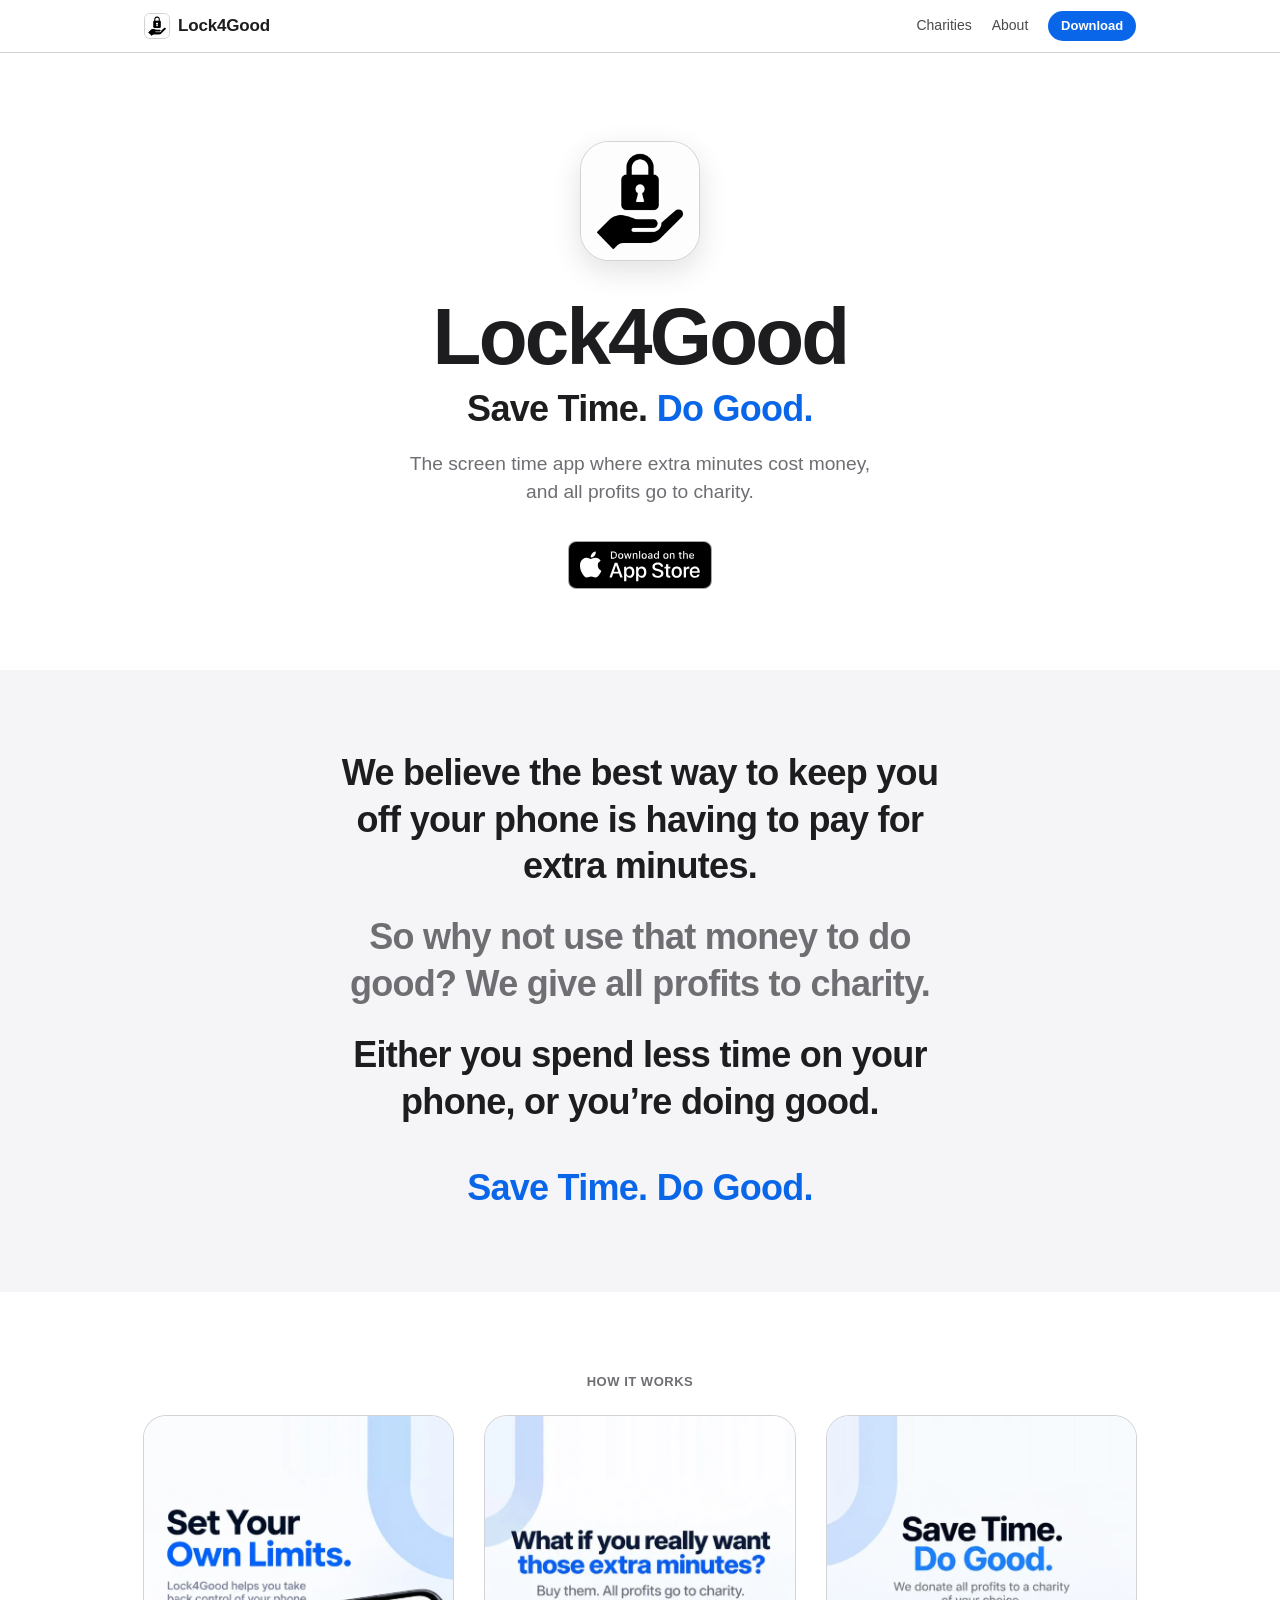
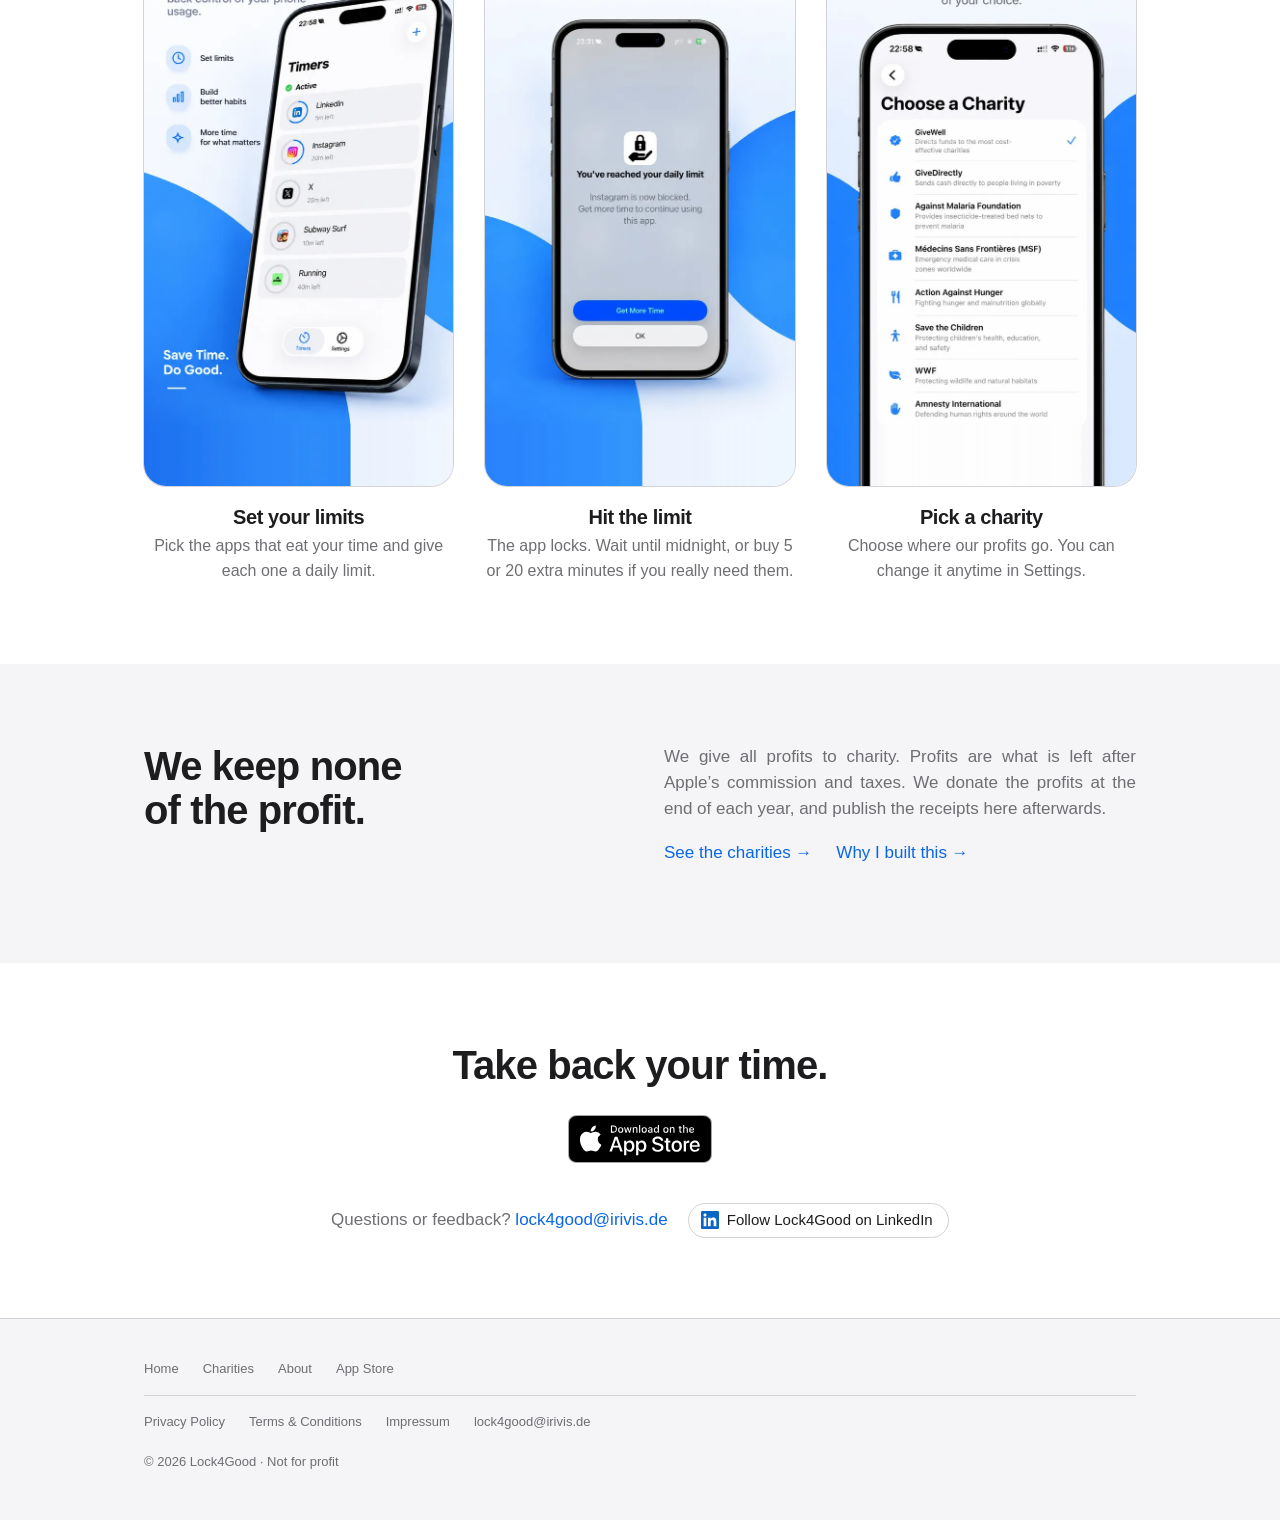
<file: index.html>
<!DOCTYPE html>
<html lang="en">
<meta charset="utf-8">
<meta name="viewport" content="width=device-width, initial-scale=1">
<title>Lock4Good — Save Time. Do Good.</title>
<meta name="description" content="Lock4Good is an iOS screen time app. Set your own daily limits on the apps that take your time — and every profit we make from unlocking extra time is donated to a charity you choose.">

<link rel="icon" href="apple-touch-icon.png">
<link rel="apple-touch-icon" href="apple-touch-icon.png">
<link rel="stylesheet" href="styles.css?v=2">

<meta property="og:type" content="website">
<meta property="og:url" content="https://d0d00.github.io/lock4good-web/">
<meta property="og:title" content="Lock4Good — Save Time. Do Good.">
<meta property="og:description" content="An iOS screen time app. Set your own daily limits — and every profit we make is donated to a charity you choose.">
<meta property="og:image" content="https://d0d00.github.io/lock4good-web/og.png">
<meta property="og:image:width" content="1200">
<meta property="og:image:height" content="630">
<meta name="twitter:card" content="summary_large_image">

<header class="site-header">
  <div class="wrap">
    <a class="brand" href="./"><img src="apple-touch-icon.png" alt=""><span>Lock4Good</span></a>
    <nav aria-label="Main">
      <a href="charities.html">Charities</a>
      <a href="about.html">About</a>
      <a class="button" href="https://apps.apple.com/app/id6758275773">Download</a>
    </nav>
  </div>
</header>

<main>
  <section class="hero">
    <div class="wrap">
      <img class="icon" src="icon.png" width="120" height="120" alt="Lock4Good app icon: a padlock resting on an open hand">
      <h1>Lock4Good</h1>
      <p class="tagline">Save Time. <span>Do Good.</span></p>
      <p class="sub">The screen time app where extra minutes cost money, and all profits go to charity.</p>
      <a class="appstore" href="https://apps.apple.com/app/id6758275773">
        <picture>
          <source srcset="app-store-badge-white.svg" media="(prefers-color-scheme: dark)">
          <img src="app-store-badge-black.svg" width="120" height="40" alt="Download on the App Store">
        </picture>
      </a>
    </div>
  </section>

  <section class="alt manifesto">
    <div class="wrap narrow">
      <p>We believe the best way to keep you off your phone is having to pay for extra minutes.</p>
      <p class="quiet">So why not use that money to do good? We give all profits to charity.</p>
      <p>Either you spend less time on your phone, or you’re doing good.</p>
      <p class="sign">Save Time. Do Good.</p>
    </div>
  </section>

  <section>
    <div class="wrap">
      <div class="steps-head">
        <p class="eyebrow">How it works</p>
      </div>
      <ol class="steps">
        <li>
          <img src="shots/limits.webp" width="642" height="1389" loading="lazy" alt="Lock4Good's Timers screen, listing apps with the minutes left today for each.">
          <h3>Set your limits</h3>
          <p>Pick the apps that eat your time and give each one a daily limit.</p>
        </li>
        <li>
          <img src="shots/blocked.webp" width="642" height="1389" loading="lazy" alt="Instagram blocked by Lock4Good after reaching its daily limit, with a Get More Time button.">
          <h3>Hit the limit</h3>
          <p>The app locks. Wait until midnight, or buy 5 or 20 extra minutes if you really need them.</p>
        </li>
        <li>
          <img src="shots/charity.webp" width="642" height="1389" loading="lazy" alt="Lock4Good's charity picker with eight charities, GiveWell selected.">
          <h3>Pick a charity</h3>
          <p>Choose where our profits go. You can change it anytime in Settings.</p>
        </li>
      </ol>
    </div>
  </section>

  <section class="alt">
    <div class="wrap split">
      <h2>We keep none <br>of the profit.</h2>
      <div>
        <p>We give all profits to charity. Profits are what is left after Apple’s commission and taxes. We donate the profits at the end of each year, and publish the receipts here afterwards.</p>
        <p class="links">
          <a class="more" href="charities.html">See the charities →</a>
          <a class="more" href="about.html">Why I built this →</a>
        </p>
      </div>
    </div>
  </section>

  <section class="cta">
    <div class="wrap">
      <h2>Take back your time.</h2>
      <a class="appstore" href="https://apps.apple.com/app/id6758275773">
        <picture>
          <source srcset="app-store-badge-white.svg" media="(prefers-color-scheme: dark)">
          <img src="app-store-badge-black.svg" width="120" height="40" alt="Download on the App Store">
        </picture>
      </a>
      <div class="contact">
        <span>Questions or feedback? <a href="mailto:lock4good@irivis.de">lock4good@irivis.de</a></span>
        <a class="linkedin" href="https://www.linkedin.com/company/lock4good/"><svg width="18" height="18" viewBox="0 0 24 24" aria-hidden="true"><rect x="2" y="2" width="20" height="20" fill="#fff"/><path fill="#0a66c2" d="M20.447 20.452h-3.554v-5.569c0-1.328-.027-3.037-1.852-3.037-1.853 0-2.136 1.445-2.136 2.939v5.667H9.351V9h3.414v1.561h.046c.477-.9 1.637-1.85 3.37-1.85 3.601 0 4.267 2.37 4.267 5.455v6.286zM5.337 7.433c-1.144 0-2.063-.926-2.063-2.065 0-1.138.92-2.063 2.063-2.063 1.14 0 2.064.925 2.064 2.063 0 1.139-.925 2.065-2.064 2.065zm1.782 13.019H3.555V9h3.564v11.452zM22.225 0H1.771C.792 0 0 .774 0 1.729v20.542C0 23.227.792 24 1.771 24h20.451C23.2 24 24 23.227 24 22.271V1.729C24 .774 23.2 0 22.222 0h.003z"/></svg>Follow Lock4Good on LinkedIn</a>
      </div>
    </div>
  </section>
</main>

<footer class="site-footer">
  <div class="wrap">
    <nav aria-label="Pages">
      <a href="./">Home</a>
      <a href="charities.html">Charities</a>
      <a href="about.html">About</a>
      <a href="https://apps.apple.com/app/id6758275773">App Store</a>
    </nav>
    <nav aria-label="Legal">
      <a href="https://d0d00.github.io/lock4good-legal/PRIVACY_POLICY.html">Privacy Policy</a>
      <a href="https://d0d00.github.io/lock4good-legal/TERMS_AND_CONDITIONS.html">Terms &amp; Conditions</a>
      <a href="impressum.html">Impressum</a>
      <a href="mailto:lock4good@irivis.de">lock4good@irivis.de</a>
    </nav>
    <p>© 2026 Lock4Good · Not for profit</p>
  </div>
</footer>
</html>
</file>
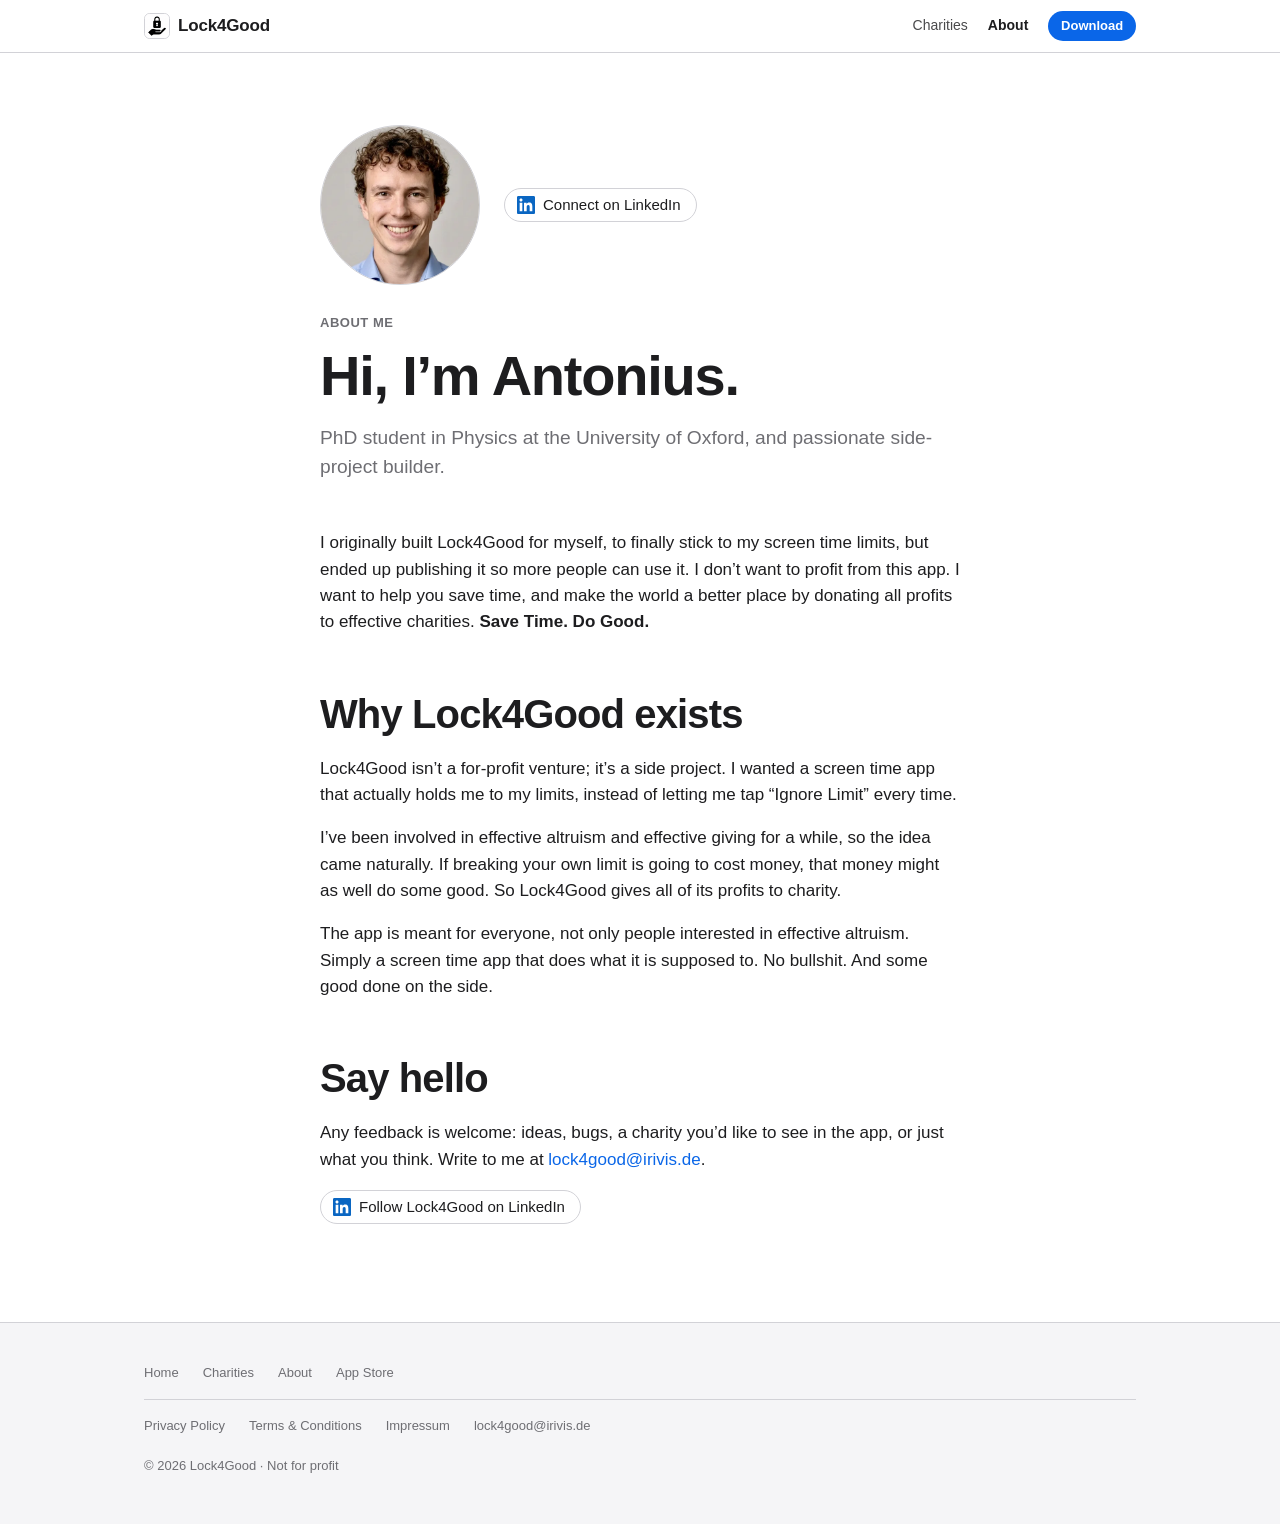
<file: about.html>
<!DOCTYPE html>
<html lang="en">
<meta charset="utf-8">
<meta name="viewport" content="width=device-width, initial-scale=1">
<title>About — Lock4Good</title>
<meta name="description" content="Who is behind Lock4Good, and why a screen time app gives all its profits to charity.">

<link rel="icon" href="apple-touch-icon.png">
<link rel="apple-touch-icon" href="apple-touch-icon.png">
<link rel="stylesheet" href="styles.css?v=2">

<meta property="og:type" content="profile">
<meta property="og:url" content="https://d0d00.github.io/lock4good-web/about.html">
<meta property="og:title" content="About — Lock4Good">
<meta property="og:description" content="Who is behind Lock4Good, and why a screen time app gives all its profits to charity.">
<meta property="og:image" content="https://d0d00.github.io/lock4good-web/og.png">
<meta property="og:image:width" content="1200">
<meta property="og:image:height" content="630">
<meta name="twitter:card" content="summary_large_image">

<header class="site-header">
  <div class="wrap">
    <a class="brand" href="./"><img src="apple-touch-icon.png" alt=""><span>Lock4Good</span></a>
    <nav aria-label="Main">
      <a href="charities.html">Charities</a>
      <a href="about.html" aria-current="page">About</a>
      <a class="button" href="https://apps.apple.com/app/id6758275773">Download</a>
    </nav>
  </div>
</header>

<main>
  <div class="wrap narrow page-title about-head">
    <div class="about-id">
      <img class="portrait" src="me.webp" width="160" height="160" alt="Portrait of Antonius, smiling, in a light blue shirt">
      <a class="linkedin" href="https://www.linkedin.com/in/antonius-strachwitz/"><svg width="18" height="18" viewBox="0 0 24 24" aria-hidden="true"><rect x="2" y="2" width="20" height="20" fill="#fff"/><path fill="#0a66c2" d="M20.447 20.452h-3.554v-5.569c0-1.328-.027-3.037-1.852-3.037-1.853 0-2.136 1.445-2.136 2.939v5.667H9.351V9h3.414v1.561h.046c.477-.9 1.637-1.85 3.37-1.85 3.601 0 4.267 2.37 4.267 5.455v6.286zM5.337 7.433c-1.144 0-2.063-.926-2.063-2.065 0-1.138.92-2.063 2.063-2.063 1.14 0 2.064.925 2.064 2.063 0 1.139-.925 2.065-2.064 2.065zm1.782 13.019H3.555V9h3.564v11.452zM22.225 0H1.771C.792 0 0 .774 0 1.729v20.542C0 23.227.792 24 1.771 24h20.451C23.2 24 24 23.227 24 22.271V1.729C24 .774 23.2 0 22.222 0h.003z"/></svg>Connect on LinkedIn</a>
    </div>
    <p class="eyebrow">About me</p>
    <h1>Hi, I’m Antonius.</h1>
    <p class="role">PhD student in Physics at the University of Oxford, and passionate side-project builder.</p>
  </div>

  <section style="padding-top: 2rem">
    <div class="wrap narrow prose">
      <p>I originally built Lock4Good for myself, to finally stick to my screen time limits, but ended up publishing it so more people can use it. I don’t want to profit from this app. I want to help you save time, and make the world a better place by donating all profits to effective charities. <strong>Save Time. Do Good.</strong></p>

      <h2 style="margin-top: 3.5rem">Why Lock4Good exists</h2>
      <p>Lock4Good isn’t a for-profit venture; it’s a side project. I wanted a screen time app that actually holds me to my limits, instead of letting me tap “Ignore Limit” every time.</p>
      <p>I’ve been involved in effective altruism and effective giving for a while, so the idea came naturally. If breaking your own limit is going to cost money, that money might as well do some good. So Lock4Good gives all of its profits to charity.</p>
      <p>The app is meant for everyone, not only people interested in effective altruism. Simply a screen time app that does what it is supposed to. No bullshit. And some good done on the side.</p>

      <h2 style="margin-top: 3.5rem">Say hello</h2>
      <p>Any feedback is welcome: ideas, bugs, a charity you’d like to see in the app, or just what you think. Write to me at <a href="mailto:lock4good@irivis.de">lock4good@irivis.de</a>.</p>
      <p><a class="linkedin" href="https://www.linkedin.com/company/lock4good/"><svg width="18" height="18" viewBox="0 0 24 24" aria-hidden="true"><rect x="2" y="2" width="20" height="20" fill="#fff"/><path fill="#0a66c2" d="M20.447 20.452h-3.554v-5.569c0-1.328-.027-3.037-1.852-3.037-1.853 0-2.136 1.445-2.136 2.939v5.667H9.351V9h3.414v1.561h.046c.477-.9 1.637-1.85 3.37-1.85 3.601 0 4.267 2.37 4.267 5.455v6.286zM5.337 7.433c-1.144 0-2.063-.926-2.063-2.065 0-1.138.92-2.063 2.063-2.063 1.14 0 2.064.925 2.064 2.063 0 1.139-.925 2.065-2.064 2.065zm1.782 13.019H3.555V9h3.564v11.452zM22.225 0H1.771C.792 0 0 .774 0 1.729v20.542C0 23.227.792 24 1.771 24h20.451C23.2 24 24 23.227 24 22.271V1.729C24 .774 23.2 0 22.222 0h.003z"/></svg>Follow Lock4Good on LinkedIn</a></p>
    </div>
  </section>
</main>

<footer class="site-footer">
  <div class="wrap">
    <nav aria-label="Pages">
      <a href="./">Home</a>
      <a href="charities.html">Charities</a>
      <a href="about.html">About</a>
      <a href="https://apps.apple.com/app/id6758275773">App Store</a>
    </nav>
    <nav aria-label="Legal">
      <a href="https://d0d00.github.io/lock4good-legal/PRIVACY_POLICY.html">Privacy Policy</a>
      <a href="https://d0d00.github.io/lock4good-legal/TERMS_AND_CONDITIONS.html">Terms &amp; Conditions</a>
      <a href="impressum.html">Impressum</a>
      <a href="mailto:lock4good@irivis.de">lock4good@irivis.de</a>
    </nav>
    <p>© 2026 Lock4Good · Not for profit</p>
  </div>
</footer>
</html>
</file>
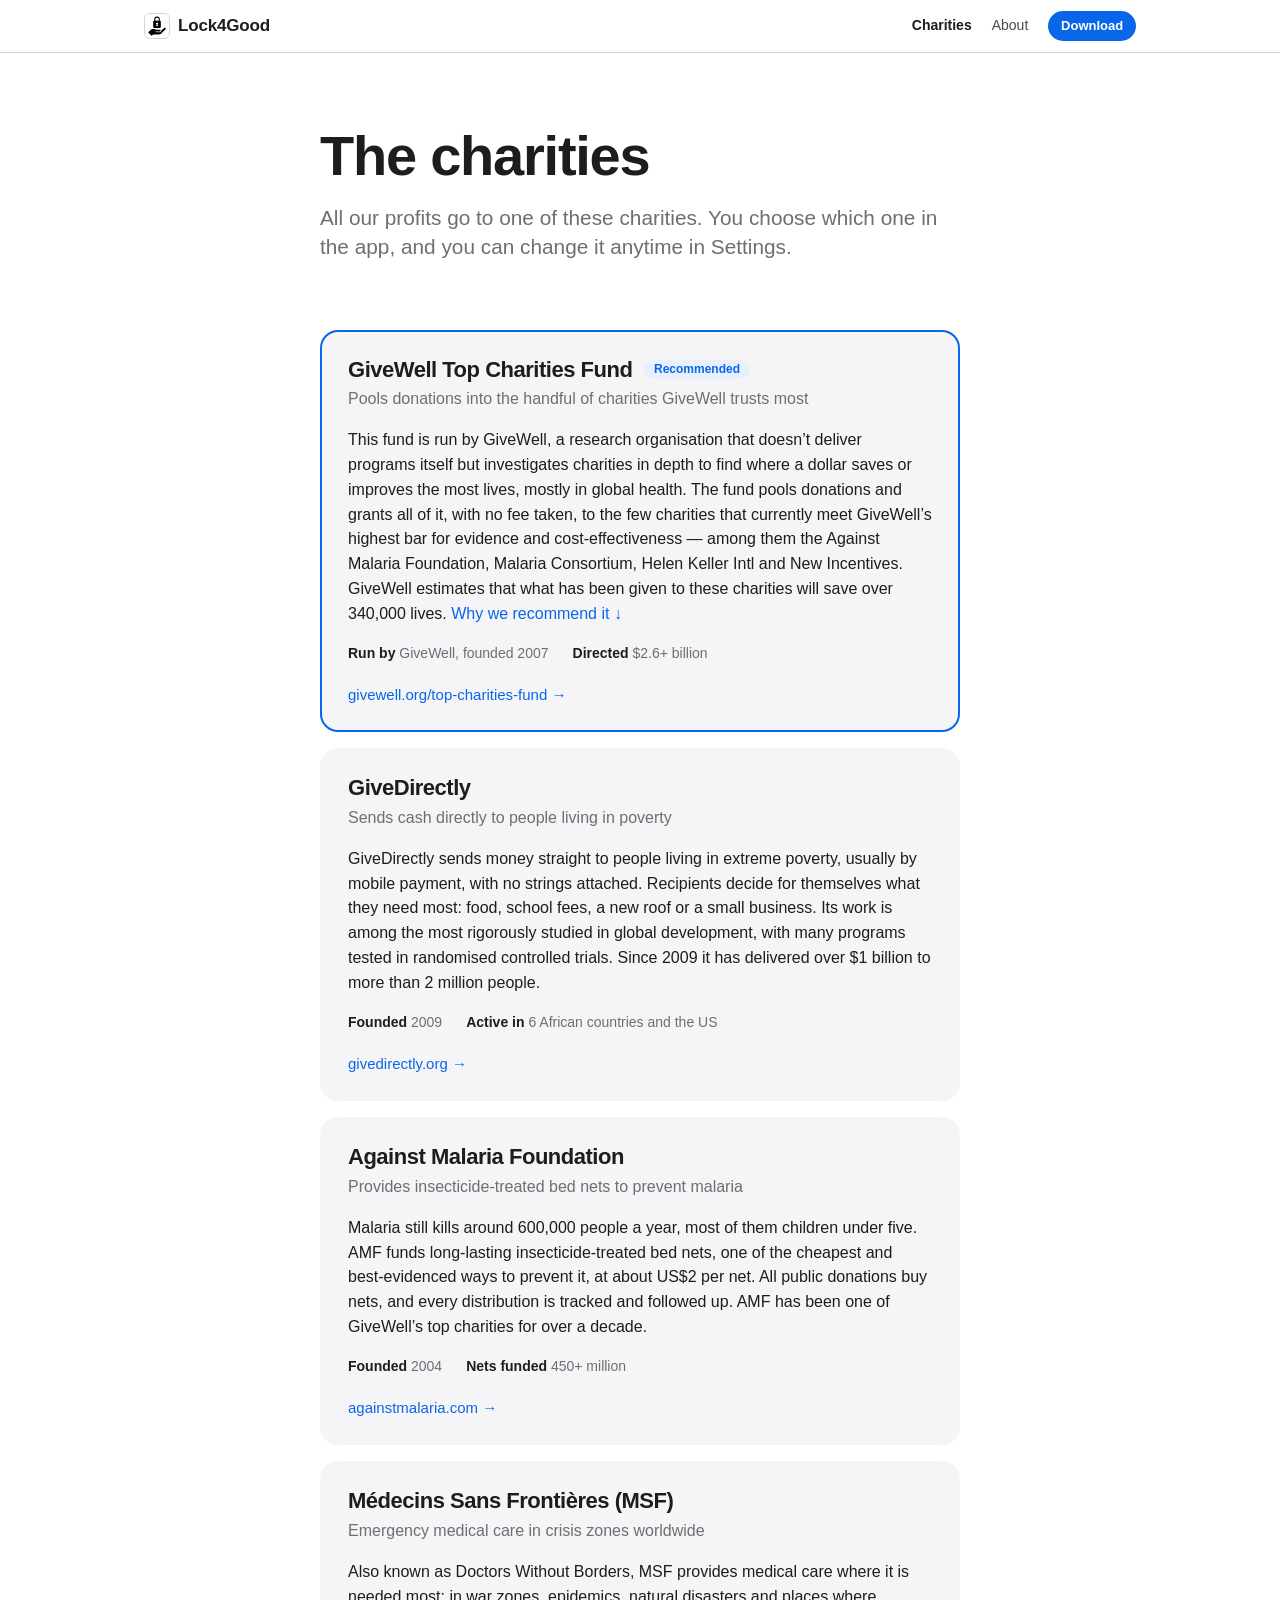
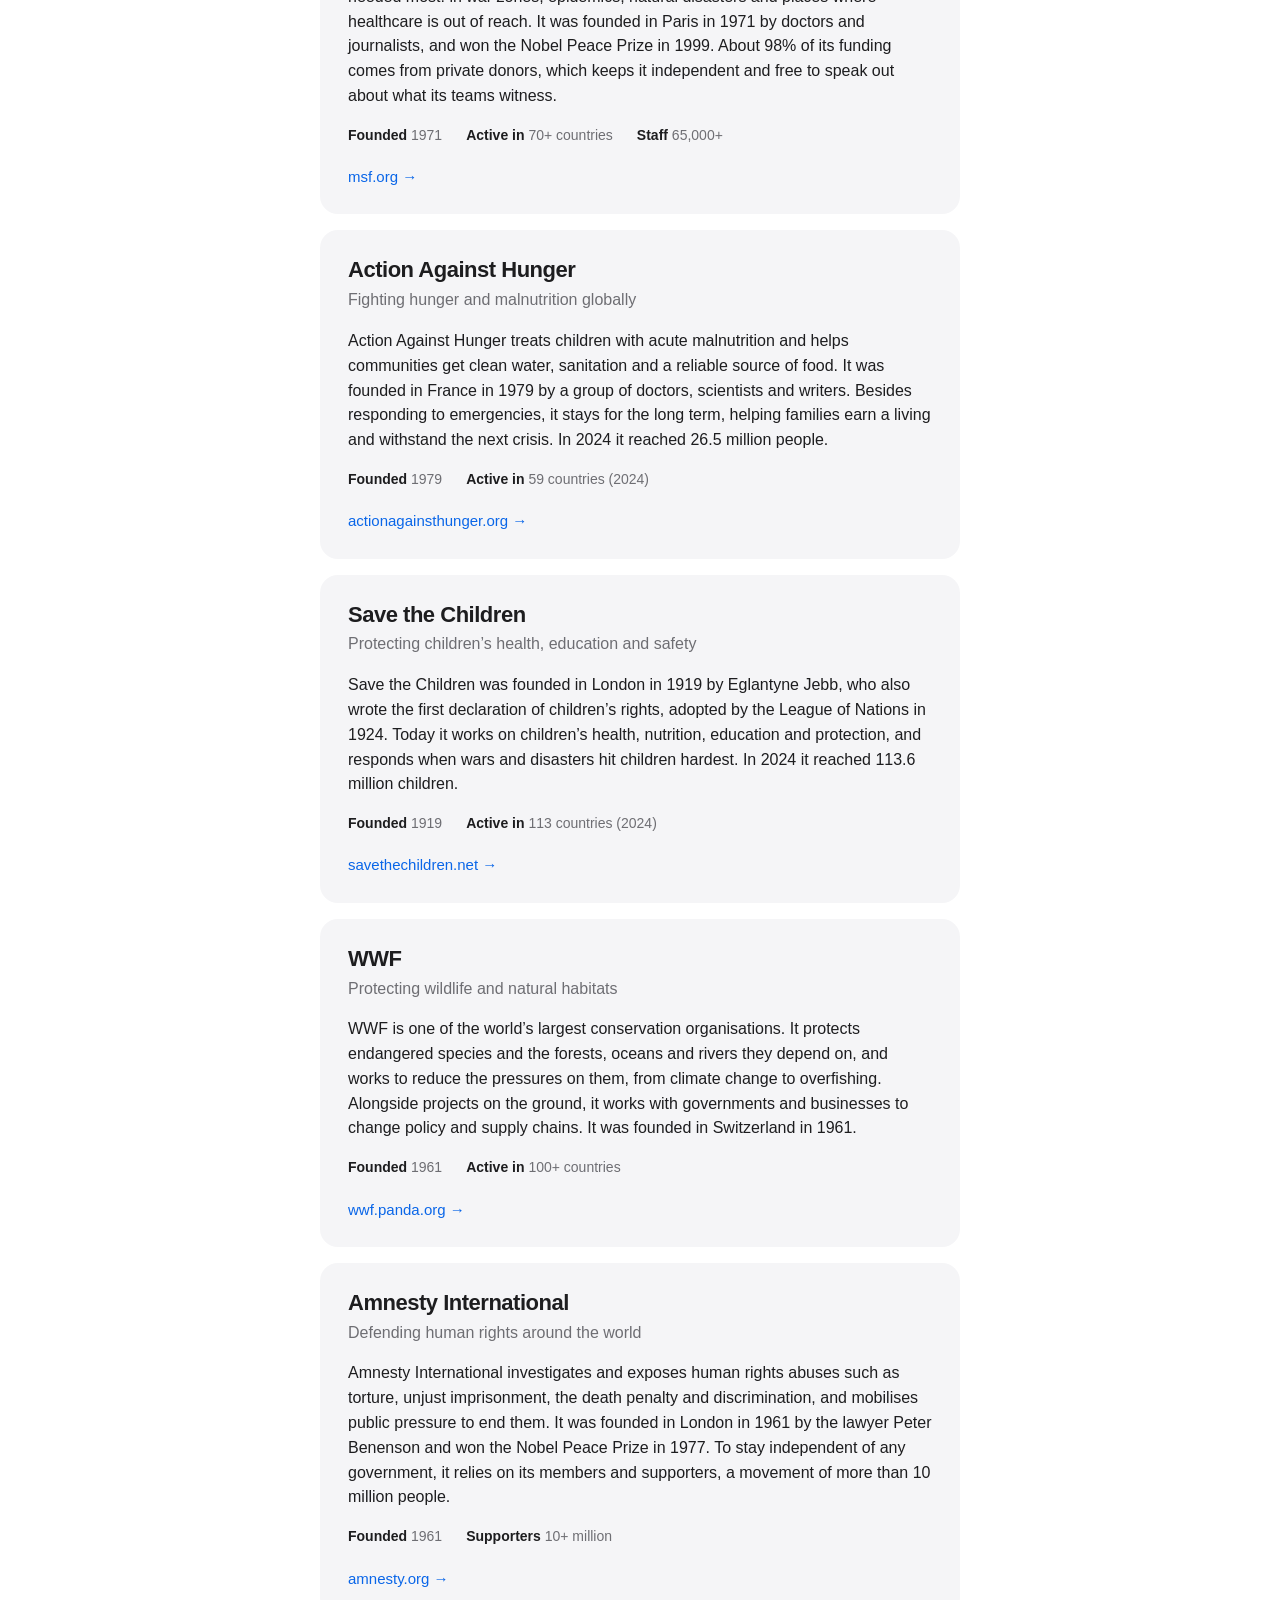
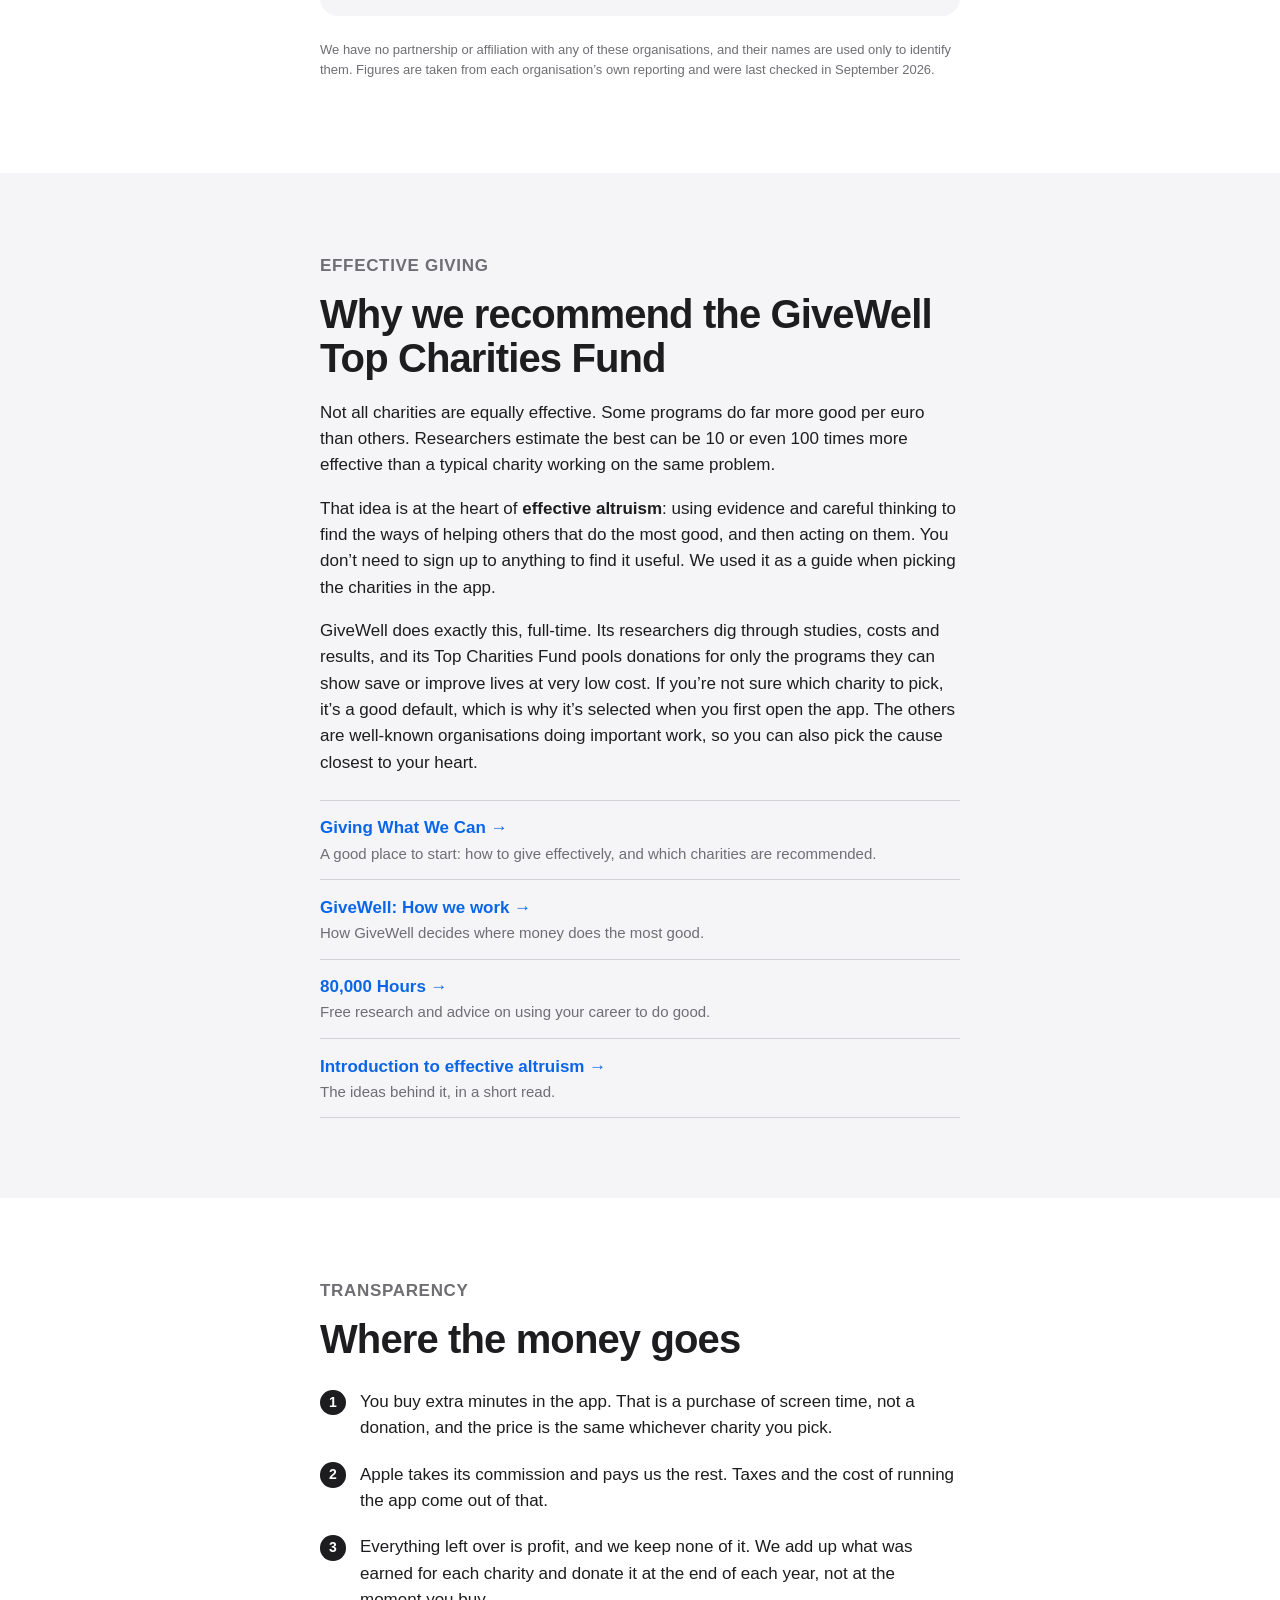
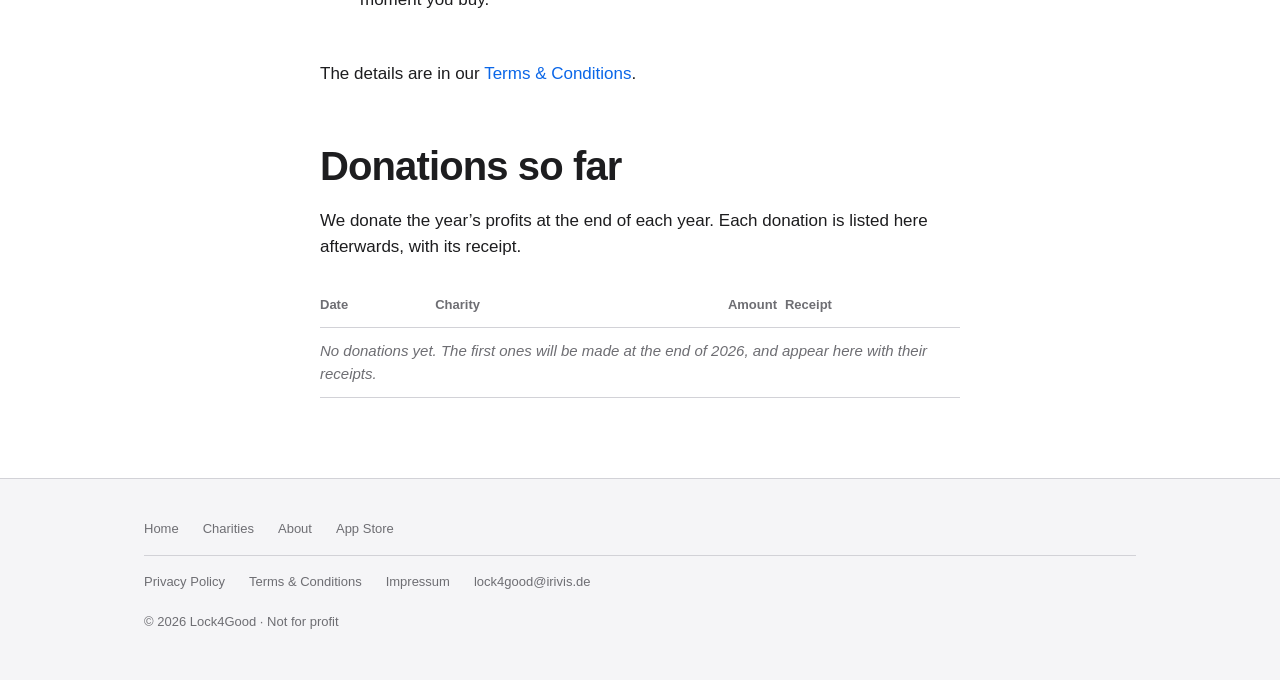
<file: charities.html>
<!DOCTYPE html>
<html lang="en">
<meta charset="utf-8">
<meta name="viewport" content="width=device-width, initial-scale=1">
<title>Charities — Lock4Good</title>
<meta name="description" content="The eight charities you can choose in Lock4Good, why we recommend GiveWell, and where the money goes.">

<link rel="icon" href="apple-touch-icon.png">
<link rel="apple-touch-icon" href="apple-touch-icon.png">
<link rel="stylesheet" href="styles.css?v=2">

<meta property="og:type" content="website">
<meta property="og:url" content="https://d0d00.github.io/lock4good-web/charities.html">
<meta property="og:title" content="Charities — Lock4Good">
<meta property="og:description" content="The eight charities you can choose in Lock4Good, and why we recommend GiveWell.">
<meta property="og:image" content="https://d0d00.github.io/lock4good-web/og.png">
<meta property="og:image:width" content="1200">
<meta property="og:image:height" content="630">
<meta name="twitter:card" content="summary_large_image">

<header class="site-header">
  <div class="wrap">
    <a class="brand" href="./"><img src="apple-touch-icon.png" alt=""><span>Lock4Good</span></a>
    <nav aria-label="Main">
      <a href="charities.html" aria-current="page">Charities</a>
      <a href="about.html">About</a>
      <a class="button" href="https://apps.apple.com/app/id6758275773">Download</a>
    </nav>
  </div>
</header>

<main>
  <div class="wrap narrow page-title">
    <h1>The charities</h1>
    <p class="lede">All our profits go to one of these charities. You choose which one in the app, and you can change it anytime in Settings.</p>
  </div>

  <section style="padding-top: 2rem">
    <div class="wrap narrow">
      <ul class="charities">

        <li class="charity recommended" id="givewell">
          <h3>GiveWell Top Charities Fund <span class="badge">Recommended</span></h3>
          <p class="what">Pools donations into the handful of charities GiveWell trusts most</p>
          <p>This fund is run by GiveWell, a research organisation that doesn’t deliver programs itself but investigates charities in depth to find where a dollar saves or improves the most lives, mostly in global health. The fund pools donations and grants all of it, with no fee taken, to the few charities that currently meet GiveWell’s highest bar for evidence and cost-effectiveness — among them the Against Malaria Foundation, Malaria Consortium, Helen Keller Intl and New Incentives. GiveWell estimates that what has been given to these charities will save over 340,000 lives. <a href="#why-givewell">Why we recommend it ↓</a></p>
          <ul class="facts">
            <li><strong>Run by</strong> GiveWell, founded 2007</li>
            <li><strong>Directed</strong> $2.6+ billion</li>
          </ul>
          <a class="visit" href="https://www.givewell.org/top-charities-fund">givewell.org/top-charities-fund →</a>
        </li>

        <li class="charity" id="givedirectly">
          <h3>GiveDirectly</h3>
          <p class="what">Sends cash directly to people living in poverty</p>
          <p>GiveDirectly sends money straight to people living in extreme poverty, usually by mobile payment, with no strings attached. Recipients decide for themselves what they need most: food, school fees, a new roof or a small business. Its work is among the most rigorously studied in global development, with many programs tested in randomised controlled trials. Since 2009 it has delivered over $1 billion to more than 2 million people.</p>
          <ul class="facts">
            <li><strong>Founded</strong> 2009</li>
            <li><strong>Active in</strong> 6 African countries and the US</li>
          </ul>
          <a class="visit" href="https://www.givedirectly.org">givedirectly.org →</a>
        </li>

        <li class="charity" id="amf">
          <h3>Against Malaria Foundation</h3>
          <p class="what">Provides insecticide-treated bed nets to prevent malaria</p>
          <p>Malaria still kills around 600,000 people a year, most of them children under five. AMF funds long-lasting insecticide-treated bed nets, one of the cheapest and best-evidenced ways to prevent it, at about US$2 per net. All public donations buy nets, and every distribution is tracked and followed up. AMF has been one of GiveWell’s top charities for over a decade.</p>
          <ul class="facts">
            <li><strong>Founded</strong> 2004</li>
            <li><strong>Nets funded</strong> 450+ million</li>
          </ul>
          <a class="visit" href="https://www.againstmalaria.com">againstmalaria.com →</a>
        </li>

        <li class="charity" id="msf">
          <h3>Médecins Sans Frontières (MSF)</h3>
          <p class="what">Emergency medical care in crisis zones worldwide</p>
          <p>Also known as Doctors Without Borders, MSF provides medical care where it is needed most: in war zones, epidemics, natural disasters and places where healthcare is out of reach. It was founded in Paris in 1971 by doctors and journalists, and won the Nobel Peace Prize in 1999. About 98% of its funding comes from private donors, which keeps it independent and free to speak out about what its teams witness.</p>
          <ul class="facts">
            <li><strong>Founded</strong> 1971</li>
            <li><strong>Active in</strong> 70+ countries</li>
            <li><strong>Staff</strong> 65,000+</li>
          </ul>
          <a class="visit" href="https://www.msf.org">msf.org →</a>
        </li>

        <li class="charity" id="action-against-hunger">
          <h3>Action Against Hunger</h3>
          <p class="what">Fighting hunger and malnutrition globally</p>
          <p>Action Against Hunger treats children with acute malnutrition and helps communities get clean water, sanitation and a reliable source of food. It was founded in France in 1979 by a group of doctors, scientists and writers. Besides responding to emergencies, it stays for the long term, helping families earn a living and withstand the next crisis. In 2024 it reached 26.5 million people.</p>
          <ul class="facts">
            <li><strong>Founded</strong> 1979</li>
            <li><strong>Active in</strong> 59 countries (2024)</li>
          </ul>
          <a class="visit" href="https://www.actionagainsthunger.org">actionagainsthunger.org →</a>
        </li>

        <li class="charity" id="save-the-children">
          <h3>Save the Children</h3>
          <p class="what">Protecting children’s health, education and safety</p>
          <p>Save the Children was founded in London in 1919 by Eglantyne Jebb, who also wrote the first declaration of children’s rights, adopted by the League of Nations in 1924. Today it works on children’s health, nutrition, education and protection, and responds when wars and disasters hit children hardest. In 2024 it reached 113.6 million children.</p>
          <ul class="facts">
            <li><strong>Founded</strong> 1919</li>
            <li><strong>Active in</strong> 113 countries (2024)</li>
          </ul>
          <a class="visit" href="https://www.savethechildren.net">savethechildren.net →</a>
        </li>

        <li class="charity" id="wwf">
          <h3>WWF</h3>
          <p class="what">Protecting wildlife and natural habitats</p>
          <p>WWF is one of the world’s largest conservation organisations. It protects endangered species and the forests, oceans and rivers they depend on, and works to reduce the pressures on them, from climate change to overfishing. Alongside projects on the ground, it works with governments and businesses to change policy and supply chains. It was founded in Switzerland in 1961.</p>
          <ul class="facts">
            <li><strong>Founded</strong> 1961</li>
            <li><strong>Active in</strong> 100+ countries</li>
          </ul>
          <a class="visit" href="https://wwf.panda.org">wwf.panda.org →</a>
        </li>

        <li class="charity" id="amnesty">
          <h3>Amnesty International</h3>
          <p class="what">Defending human rights around the world</p>
          <p>Amnesty International investigates and exposes human rights abuses such as torture, unjust imprisonment, the death penalty and discrimination, and mobilises public pressure to end them. It was founded in London in 1961 by the lawyer Peter Benenson and won the Nobel Peace Prize in 1977. To stay independent of any government, it relies on its members and supporters, a movement of more than 10 million people.</p>
          <ul class="facts">
            <li><strong>Founded</strong> 1961</li>
            <li><strong>Supporters</strong> 10+ million</li>
          </ul>
          <a class="visit" href="https://www.amnesty.org">amnesty.org →</a>
        </li>

      </ul>
      <p class="fineprint" style="margin-top: 1.5rem">We have no partnership or affiliation with any of these organisations, and their names are used only to identify them. Figures are taken from each organisation’s own reporting and were last checked in September 2026.</p>
    </div>
  </section>

  <section class="alt" id="why-givewell">
    <div class="wrap narrow prose">
      <p class="eyebrow">Effective giving</p>
      <h2>Why we recommend the GiveWell Top Charities Fund</h2>
      <p>Not all charities are equally effective. Some programs do far more good per euro than others. Researchers estimate the best can be 10 or even 100 times more effective than a typical charity working on the same problem.</p>
      <p>That idea is at the heart of <strong>effective altruism</strong>: using evidence and careful thinking to find the ways of helping others that do the most good, and then acting on them. You don’t need to sign up to anything to find it useful. We used it as a guide when picking the charities in the app.</p>
      <p>GiveWell does exactly this, full-time. Its researchers dig through studies, costs and results, and its Top Charities Fund pools donations for only the programs they can show save or improve lives at very low cost. If you’re not sure which charity to pick, it’s a good default, which is why it’s selected when you first open the app. The others are well-known organisations doing important work, so you can also pick the cause closest to your heart.</p>
      <ul class="resources">
        <li><a href="https://www.givingwhatwecan.org"><strong>Giving What We Can →</strong><span>A good place to start: how to give effectively, and which charities are recommended.</span></a></li>
        <li><a href="https://www.givewell.org/how-we-work"><strong>GiveWell: How we work →</strong><span>How GiveWell decides where money does the most good.</span></a></li>
        <li><a href="https://80000hours.org"><strong>80,000 Hours →</strong><span>Free research and advice on using your career to do good.</span></a></li>
        <li><a href="https://www.effectivealtruism.org/articles/introduction-to-effective-altruism"><strong>Introduction to effective altruism →</strong><span>The ideas behind it, in a short read.</span></a></li>
      </ul>
    </div>
  </section>

  <section id="money">
    <div class="wrap narrow prose">
      <p class="eyebrow">Transparency</p>
      <h2>Where the money goes</h2>
      <ol class="flow">
        <li>You buy extra minutes in the app. That is a purchase of screen time, not a donation, and the price is the same whichever charity you pick.</li>
        <li>Apple takes its commission and pays us the rest. Taxes and the cost of running the app come out of that.</li>
        <li>Everything left over is profit, and we keep none of it. We add up what was earned for each charity and donate it at the end of each year, not at the moment you buy.</li>
      </ol>
      <p>The details are in our <a href="https://d0d00.github.io/lock4good-legal/TERMS_AND_CONDITIONS.html">Terms &amp; Conditions</a>.</p>

      <h2 id="donations" style="margin-top: 3.5rem">Donations so far</h2>
      <p>We donate the year’s profits at the end of each year. Each donation is listed here afterwards, with its receipt.</p>
      <table class="ledger">
        <thead>
          <tr><th>Date</th><th>Charity</th><th class="num">Amount</th><th>Receipt</th></tr>
        </thead>
        <tbody>
          <!-- Newest first. One row per donation, e.g.:
          <tr><td>2026-12-31</td><td>GiveWell</td><td class="num">€123.45</td><td><a href="receipts/2026-12-31-givewell.pdf">PDF</a></td></tr>
          Delete the "empty" row below once the first real one is in. -->
          <tr class="empty"><td colspan="4">No donations yet. The first ones will be made at the end of 2026, and appear here with their receipts.</td></tr>
        </tbody>
      </table>
    </div>
  </section>
</main>

<footer class="site-footer">
  <div class="wrap">
    <nav aria-label="Pages">
      <a href="./">Home</a>
      <a href="charities.html">Charities</a>
      <a href="about.html">About</a>
      <a href="https://apps.apple.com/app/id6758275773">App Store</a>
    </nav>
    <nav aria-label="Legal">
      <a href="https://d0d00.github.io/lock4good-legal/PRIVACY_POLICY.html">Privacy Policy</a>
      <a href="https://d0d00.github.io/lock4good-legal/TERMS_AND_CONDITIONS.html">Terms &amp; Conditions</a>
      <a href="impressum.html">Impressum</a>
      <a href="mailto:lock4good@irivis.de">lock4good@irivis.de</a>
    </nav>
    <p>© 2026 Lock4Good · Not for profit</p>
  </div>
</footer>
</html>
</file>
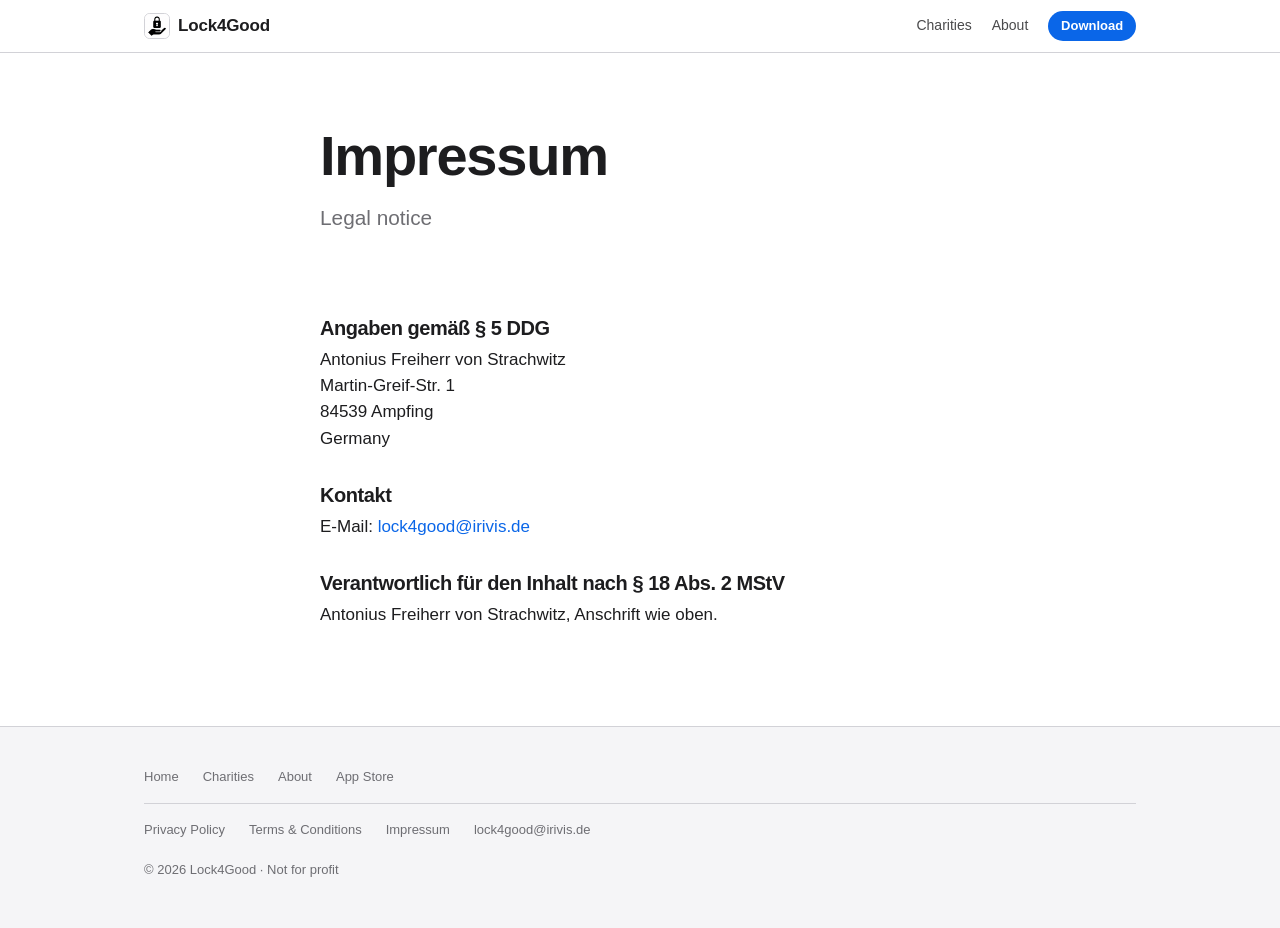
<file: impressum.html>
<!DOCTYPE html>
<html lang="de">
<meta charset="utf-8">
<meta name="viewport" content="width=device-width, initial-scale=1">
<title>Impressum — Lock4Good</title>
<meta name="description" content="Impressum / Legal notice for Lock4Good.">
<meta name="robots" content="noindex">

<link rel="icon" href="apple-touch-icon.png">
<link rel="apple-touch-icon" href="apple-touch-icon.png">
<link rel="stylesheet" href="styles.css?v=2">

<header class="site-header">
  <div class="wrap">
    <a class="brand" href="./"><img src="apple-touch-icon.png" alt=""><span>Lock4Good</span></a>
    <nav aria-label="Main" lang="en">
      <a href="charities.html">Charities</a>
      <a href="about.html">About</a>
      <a class="button" href="https://apps.apple.com/app/id6758275773">Download</a>
    </nav>
  </div>
</header>

<main>
  <div class="wrap narrow page-title">
    <h1>Impressum</h1>
    <p class="lede" lang="en">Legal notice</p>
  </div>

  <section class="legal" style="padding-top: 1rem">
    <div class="wrap narrow">
      <h2>Angaben gemäß § 5 DDG</h2>
      <address>
        Antonius Freiherr von Strachwitz<br>
        Martin-Greif-Str. 1<br>
        84539 Ampfing<br>
        Germany
      </address>

      <h2>Kontakt</h2>
      <p>E-Mail: <a href="mailto:lock4good@irivis.de">lock4good@irivis.de</a></p>

      <h2>Verantwortlich für den Inhalt nach § 18 Abs. 2 MStV</h2>
      <p>Antonius Freiherr von Strachwitz, Anschrift wie oben.</p>
    </div>
  </section>
</main>

<footer class="site-footer" lang="en">
  <div class="wrap">
    <nav aria-label="Pages">
      <a href="./">Home</a>
      <a href="charities.html">Charities</a>
      <a href="about.html">About</a>
      <a href="https://apps.apple.com/app/id6758275773">App Store</a>
    </nav>
    <nav aria-label="Legal">
      <a href="https://d0d00.github.io/lock4good-legal/PRIVACY_POLICY.html">Privacy Policy</a>
      <a href="https://d0d00.github.io/lock4good-legal/TERMS_AND_CONDITIONS.html">Terms &amp; Conditions</a>
      <a href="impressum.html" aria-current="page">Impressum</a>
      <a href="mailto:lock4good@irivis.de">lock4good@irivis.de</a>
    </nav>
    <p>© 2026 Lock4Good · Not for profit</p>
  </div>
</footer>
</html>
</file>
<file: styles.css>
/* Shared by every page. No web fonts, no external requests. */

:root {
  color-scheme: light dark;
  --bg: #fff;
  --bg-alt: #f5f5f7;
  --fg: #1d1d1f;
  --muted: #6e6e73;
  --accent: #0a66e8;
  --accent-fg: #fff;
  --rule: #d2d2d7;
  --header-bg: rgb(255 255 255 / 72%);
  --pill-bg: #e8f0fd;
}
@media (prefers-color-scheme: dark) {
  :root:not([data-theme="light"]) {
    --bg: #000;
    --bg-alt: #161617;
    --fg: #f5f5f7;
    --muted: #a1a1a6;
    --accent: #4d9bff;
    --accent-fg: #000;
    --rule: #3a3a3c;
    --header-bg: rgb(0 0 0 / 68%);
    --pill-bg: #102a4d;
  }
}

* { box-sizing: border-box; }

html { scroll-padding-top: 4rem; }

body {
  margin: 0;
  font: 17px/1.55 -apple-system, BlinkMacSystemFont, "SF Pro Text", "Segoe UI", Roboto, Helvetica, Arial, sans-serif;
  color: var(--fg);
  background: var(--bg);
  -webkit-font-smoothing: antialiased;
  overflow-x: hidden;
}

a { color: var(--accent); text-decoration: none; }
a:hover { text-decoration: underline; }
a:focus-visible, .button:focus-visible {
  outline: 2px solid var(--accent);
  outline-offset: 3px;
  border-radius: 4px;
}

h1, h2, h3 {
  font-family: -apple-system, BlinkMacSystemFont, "SF Pro Display", "Segoe UI", Roboto, Helvetica, Arial, sans-serif;
  letter-spacing: -0.022em;
  line-height: 1.1;
  margin: 0;
}

p { margin: 0 0 1em; }

.wrap {
  width: 100%;
  max-width: 64rem;
  margin: 0 auto;
  padding: 0 1rem;
}
.narrow { max-width: 42rem; }

/* ---------- Header ---------- */

.site-header {
  position: sticky;
  top: 0;
  z-index: 10;
  background: var(--header-bg);
  -webkit-backdrop-filter: saturate(180%) blur(20px);
  backdrop-filter: saturate(180%) blur(20px);
  border-bottom: 1px solid var(--rule);
}
.site-header .wrap {
  display: flex;
  align-items: center;
  justify-content: space-between;
  height: 3.25rem;
  gap: 1rem;
}
.brand {
  display: flex;
  align-items: center;
  gap: .5rem;
  color: var(--fg);
  font-weight: 600;
  letter-spacing: -0.01em;
}
.brand:hover { text-decoration: none; }
.brand img {
  width: 26px;
  height: 26px;
  border-radius: 22%;
  background: #fff;
  border: 1px solid var(--rule);
}
.site-header nav {
  display: flex;
  align-items: center;
  gap: 1.25rem;
  font-size: .875rem;
}
.site-header nav a { color: var(--fg); opacity: .8; }
.site-header nav a:hover { opacity: 1; text-decoration: none; }
.site-header nav a[aria-current="page"] { opacity: 1; font-weight: 600; }
.site-header nav a.button { opacity: 1; color: var(--accent-fg); }

.button {
  display: inline-block;
  background: var(--accent);
  color: var(--accent-fg);
  font-weight: 600;
  font-size: .8125rem;
  padding: .3rem .8rem;
  border-radius: 980px;
}
.button:hover { text-decoration: none; filter: brightness(1.08); }

@media (max-width: 400px) {
  .brand span { display: none; }
  .site-header nav { gap: 1rem; }
}

/* ---------- Shared blocks ---------- */

section { padding: 5rem 0; }
section.alt { background: var(--bg-alt); }

.eyebrow {
  font-size: .8125rem;
  font-weight: 600;
  letter-spacing: .04em;
  text-transform: uppercase;
  color: var(--muted);
  margin: 0 0 .75rem;
}

.page-title {
  padding-top: 4.5rem;
  padding-bottom: 1rem;
}
.page-title h1 { font-size: clamp(2.5rem, 7vw, 3.5rem); margin-bottom: 1rem; }
.page-title .lede { font-size: 1.3rem; color: var(--muted); line-height: 1.4; }

h2 { font-size: clamp(1.75rem, 4.5vw, 2.5rem); margin-bottom: 1.25rem; }

.prose p { font-size: 1.0625rem; }
.prose h2 { margin-top: 0; }

.more {
  font-weight: 500;
  white-space: nowrap;
}

a.appstore {
  display: inline-block;
  line-height: 0;
  border-radius: 9px;
}
a.appstore img {
  display: block;
  height: 48px;
  width: auto;
  transition: opacity .15s ease;
}
a.appstore:hover img { opacity: .85; }

/* ---------- Landing ---------- */

.hero {
  text-align: center;
  padding: 5.5rem 0 4.5rem;
}
.hero .icon {
  width: 120px;
  height: 120px;
  border-radius: 24%;
  background: #fff;
  border: 1px solid var(--rule);
  box-shadow: 0 10px 30px rgb(0 0 0 / 12%);
  display: block;
  margin: 0 auto 2rem;
}
.hero h1 {
  font-size: clamp(3rem, 10vw, 5rem);
  letter-spacing: -0.035em;
  margin-bottom: .35rem;
}
.hero .tagline {
  font-size: clamp(1.5rem, 4.5vw, 2.25rem);
  font-weight: 600;
  letter-spacing: -0.02em;
  line-height: 1.2;
  margin: 0 0 1.25rem;
}
.hero .tagline span { color: var(--accent); }
.hero .sub {
  font-size: 1.2rem;
  color: var(--muted);
  max-width: 30rem;
  margin: 0 auto 2.25rem;
  line-height: 1.45;
}

.manifesto {
  text-align: center;
}
.manifesto p {
  font-size: clamp(1.5rem, 4vw, 2.25rem);
  font-weight: 600;
  letter-spacing: -0.02em;
  line-height: 1.3;
  margin: 0 0 1.5rem;
}
.manifesto .quiet { color: var(--muted); }
.manifesto .sign {
  margin: 2.5rem 0 0;
  color: var(--accent);
}

.steps-head { text-align: center; margin-bottom: 1.5rem; }
.steps {
  list-style: none;
  margin: 0;
  padding: 0;
  display: grid;
  grid-template-columns: repeat(3, 1fr);
  gap: 2rem;
  text-align: center;
}
.steps img {
  display: block;
  width: 100%;
  height: auto;
  aspect-ratio: 642 / 1389;
  border-radius: 22px;
  box-shadow: 0 0 0 1px var(--rule);
  margin-bottom: 1.25rem;
}
.steps h3 {
  font-size: 1.25rem;
  margin-bottom: .4rem;
}
.steps p { color: var(--muted); font-size: 1rem; margin: 0; }

/* Phones: the three steps scroll sideways inside their own strip, never the page. */
@media (max-width: 720px) {
  .steps {
    display: flex;
    overflow-x: auto;
    scroll-snap-type: x mandatory;
    gap: 1rem;
    margin: 0 -1rem;
    padding: 0 1rem .5rem;
    scroll-padding: 0 1rem;
    scrollbar-width: none;
  }
  .steps::-webkit-scrollbar { display: none; }
  .steps li {
    flex: 0 0 72%;
    scroll-snap-align: start;
  }
}

.split {
  display: grid;
  grid-template-columns: 1fr 1fr;
  gap: 3rem;
  align-items: start;
}
.split p { color: var(--muted); text-align: justify; }
.split .links { display: flex; gap: 1.5rem; flex-wrap: wrap; }
@media (max-width: 720px) {
  .split { grid-template-columns: 1fr; gap: 1rem; }
}

.cta { text-align: center; }
.cta h2 { margin-bottom: 1.75rem; }
.cta .contact {
  display: flex;
  flex-wrap: wrap;
  justify-content: center;
  align-items: center;
  gap: .75rem 1.25rem;
  margin: 2rem 0 0;
  color: var(--muted);
}

/* LinkedIn buttons: a neutral pill with the logo inline, so no external requests. */
.linkedin {
  display: inline-flex;
  align-items: center;
  gap: .5rem;
  padding: .45rem .95rem .45rem .75rem;
  border: 1px solid var(--rule);
  border-radius: 980px;
  background: var(--bg);
  color: var(--fg);
  font-size: .9375rem;
  font-weight: 500;
  line-height: 1.2;
  white-space: nowrap;
}
.linkedin:hover { text-decoration: none; border-color: var(--muted); }
.linkedin svg { width: 18px; height: 18px; flex: none; }

/* ---------- Charities ---------- */

.charities {
  list-style: none;
  margin: 0;
  padding: 0;
  display: grid;
  gap: 1rem;
}
.charity {
  background: var(--bg-alt);
  border-radius: 18px;
  padding: 1.75rem 1.75rem 1.5rem;
}
.charity h3 {
  font-size: 1.375rem;
  display: flex;
  flex-wrap: wrap;
  align-items: center;
  gap: .4rem .75rem;
  margin-bottom: .35rem;
}
.charity .what {
  color: var(--muted);
  font-size: 1rem;
  margin-bottom: 1rem;
}
.charity p { font-size: 1rem; }
.charity .facts {
  list-style: none;
  margin: 0 0 1.1rem;
  padding: 0;
  display: flex;
  flex-wrap: wrap;
  gap: .4rem 1.5rem;
  font-size: .875rem;
  color: var(--muted);
}
.charity .facts strong { color: var(--fg); font-weight: 600; }
.charity .visit { font-size: .9375rem; font-weight: 500; }

@media (max-width: 480px) {
  .charity { padding: 1.4rem 1.25rem 1.25rem; }
}

.charity.recommended { box-shadow: inset 0 0 0 2px var(--accent); }
.badge {
  font-family: -apple-system, BlinkMacSystemFont, "SF Pro Text", "Segoe UI", Roboto, Helvetica, Arial, sans-serif;
  font-size: .75rem;
  font-weight: 600;
  letter-spacing: 0;
  color: var(--accent);
  background: var(--pill-bg);
  padding: .2rem .6rem;
  border-radius: 980px;
}

.resources {
  list-style: none;
  padding: 0;
  margin: 1.5rem 0 0;
  border-top: 1px solid var(--rule);
}
.resources li { border-bottom: 1px solid var(--rule); }
.resources a {
  display: block;
  padding: .9rem 0;
  color: var(--fg);
}
.resources a:hover { text-decoration: none; }
.resources a strong { color: var(--accent); font-weight: 600; }
.resources a span { display: block; color: var(--muted); font-size: .9375rem; }

.flow {
  margin: 1.75rem 0;
  padding: 0;
  list-style: none;
  counter-reset: flow;
}
.flow li {
  counter-increment: flow;
  position: relative;
  padding: 0 0 1.25rem 2.5rem;
}
.flow li::before {
  content: counter(flow);
  position: absolute;
  left: 0;
  top: .05rem;
  width: 1.6rem;
  height: 1.6rem;
  line-height: 1.6rem;
  border-radius: 50%;
  background: var(--fg);
  color: var(--bg);
  font-size: .875rem;
  font-weight: 600;
  text-align: center;
}

table.ledger {
  width: 100%;
  border-collapse: collapse;
  font-size: .9375rem;
  margin: 1.5rem 0 0;
}
.ledger th, .ledger td {
  text-align: left;
  padding: .7rem .5rem .7rem 0;
  border-bottom: 1px solid var(--rule);
}
.ledger th { font-weight: 600; color: var(--muted); font-size: .8125rem; }
.ledger td.num, .ledger th.num { text-align: right; font-variant-numeric: tabular-nums; }
.ledger .empty td { color: var(--muted); font-style: italic; }

.fineprint { font-size: .8125rem; color: var(--muted); }

/* ---------- About ---------- */

.portrait {
  width: 160px;
  height: 160px;
  border-radius: 50%;
  object-fit: cover;
  display: block;
  margin: 0 0 1.75rem;
  background: var(--bg-alt);
  border: 1px solid var(--rule);
}
.about-id {
  display: flex;
  align-items: center;
  flex-wrap: wrap;
  gap: 1rem 1.5rem;
  margin: 0 0 1.75rem;
}
.about-id .portrait { margin: 0; }
@media (max-width: 480px) {
  .about-id .portrait { width: 112px; height: 112px; }
}
.about-head .role { font-size: 1.2rem; color: var(--muted); margin: .5rem 0 0; }

/* ---------- Impressum ---------- */

address { font-style: normal; margin: 0 0 1.5rem; }
.legal h2 { font-size: 1.25rem; margin: 2rem 0 .5rem; }

/* ---------- Footer ---------- */

.site-footer {
  background: var(--bg-alt);
  border-top: 1px solid var(--rule);
  font-size: .8125rem;
  color: var(--muted);
  padding: 2.5rem 0 3rem;
}
.site-footer nav {
  display: flex;
  flex-wrap: wrap;
  gap: .5rem 1.5rem;
  margin-bottom: 1rem;
}
.site-footer nav + nav {
  padding-top: 1rem;
  border-top: 1px solid var(--rule);
}
.site-footer a { color: var(--muted); }
.site-footer a:hover { color: var(--fg); }
.site-footer p { margin: 1.25rem 0 0; }
</file>
